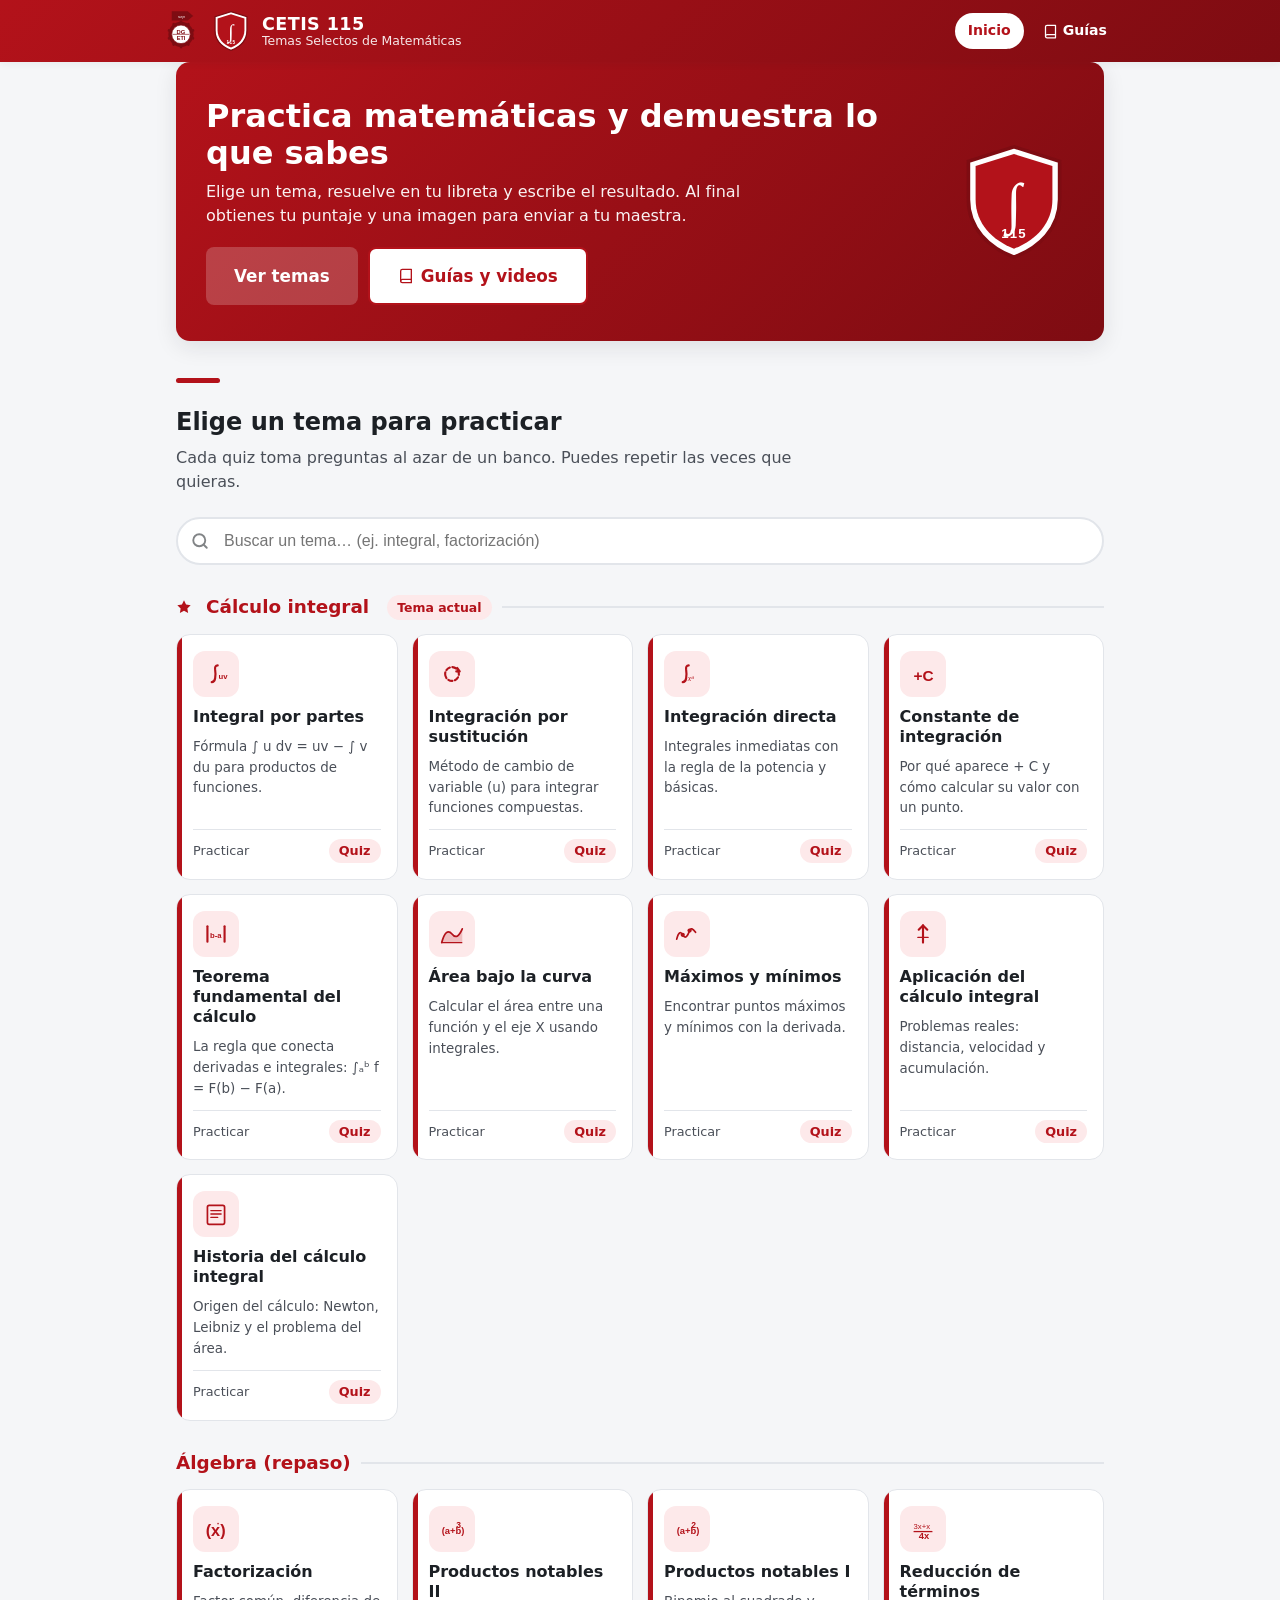
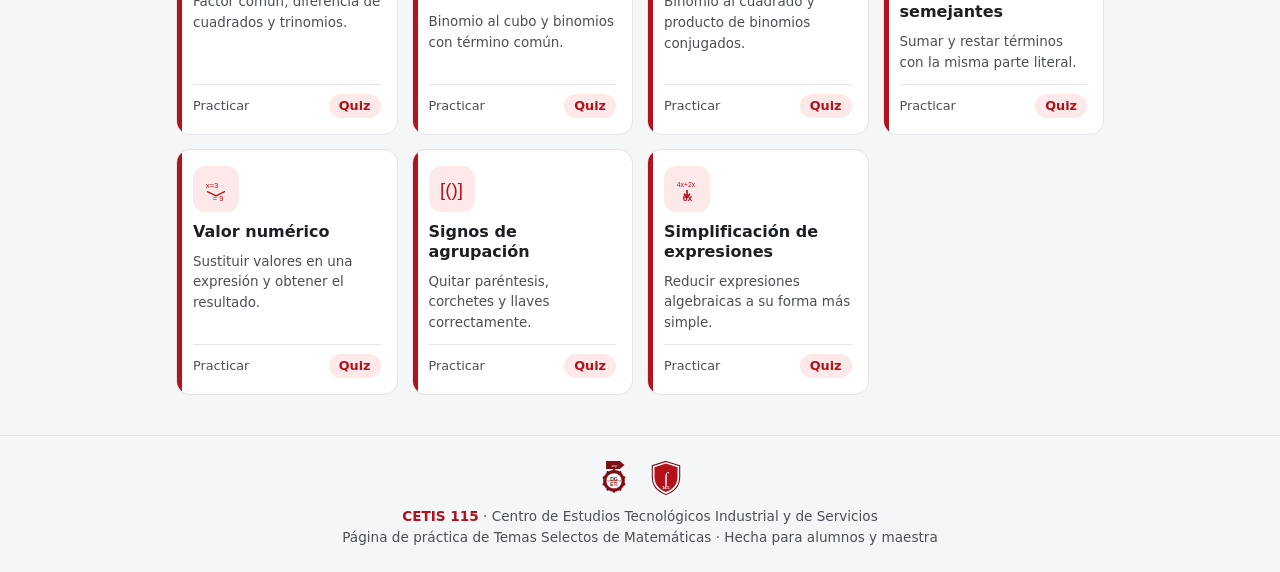
<file: index.html>
<!DOCTYPE html>
<html lang="es">
<head>
  <meta charset="UTF-8">
  <meta name="viewport" content="width=device-width, initial-scale=1.0">
  <title>Quiz de Matemáticas · CETIS 115</title>
  <meta name="description" content="Práctica y evaluación de Temas Selectos de Matemáticas del CETIS 115.">
  <link rel="icon" href="assets/img/logo-cetis.svg">
  <link rel="stylesheet" href="assets/css/variables.css">
  <link rel="stylesheet" href="assets/css/base.css">
  <link rel="stylesheet" href="assets/css/components.css">
  <link rel="stylesheet" href="assets/css/paginas.css">
</head>
<body>

  <!-- ENCABEZADO -->
  <header class="encabezado">
    <div class="contenedor barra">
      <div class="logos-header">
        <img class="logo" src="assets/img/logo-dgeti.svg" alt="Logo DGETI-SEP">
        <img class="logo" src="assets/img/logo-cetis.svg" alt="Logo CETIS 115">
      </div>
      <div class="titulos">
        <div class="nombre-escuela">CETIS 115</div>
        <div class="subtitulo">Temas Selectos de Matemáticas</div>
      </div>
      <nav>
        <a href="index.html" class="activo">Inicio</a>
        <a href="pages/guias.html">
          <svg width="15" height="15" viewBox="0 0 24 24" fill="none" stroke="currentColor" stroke-width="2" stroke-linecap="round" stroke-linejoin="round" aria-hidden="true"><path d="M4 19.5A2.5 2.5 0 0 1 6.5 17H20"/><path d="M6.5 2H20v20H6.5A2.5 2.5 0 0 1 4 19.5v-15A2.5 2.5 0 0 1 6.5 2z"/></svg>
          Guías
        </a>
      </nav>
    </div>
  </header>

  <main class="contenedor">

    <!-- HERO -->
    <section class="hero">
      <div class="hero-texto">
        <h1>Practica matemáticas y demuestra lo que sabes</h1>
        <p>Elige un tema, resuelve en tu libreta y escribe el resultado. Al final
           obtienes tu puntaje y una imagen para enviar a tu maestra.</p>
        <div class="hero-acciones">
          <a href="#temas" class="btn btn-claro btn-grande">Ver temas</a>
          <a href="pages/guias.html" class="btn btn-secundario btn-grande">
            <svg width="16" height="16" viewBox="0 0 24 24" fill="none" stroke="currentColor" stroke-width="2" stroke-linecap="round" stroke-linejoin="round" aria-hidden="true"><path d="M4 19.5A2.5 2.5 0 0 1 6.5 17H20"/><path d="M6.5 2H20v20H6.5A2.5 2.5 0 0 1 4 19.5v-15A2.5 2.5 0 0 1 6.5 2z"/></svg>
            Guías y videos
          </a>
        </div>
      </div>
      <img class="hero-logo" src="assets/img/logo-cetis.svg" alt="">
    </section>

    <!-- TEMAS -->
    <section id="temas">
      <div class="titulo-seccion"><span class="marca-roja"></span><br>Elige un tema para practicar</div>
      <p class="subtexto-seccion">Cada quiz toma preguntas al azar de un banco. Puedes repetir las veces que quieras.</p>

      <div class="buscador-caja">
        <span class="lupa">
          <svg width="18" height="18" viewBox="0 0 24 24" fill="none" stroke="currentColor" stroke-width="2.5" stroke-linecap="round" aria-hidden="true"><circle cx="11" cy="11" r="8"/><line x1="21" y1="21" x2="16.65" y2="16.65"/></svg>
        </span>
        <input type="text" id="buscador" placeholder="Buscar un tema… (ej. integral, factorización)">
      </div>

      <div id="lista-temas"><!-- se llena con home.js --></div>
    </section>

  </main>

  <footer class="pie">
    <div class="pie-logos">
      <img src="assets/img/logo-dgeti.svg" alt="DGETI" height="36">
      <img src="assets/img/logo-cetis.svg" alt="CETIS 115" height="36">
    </div>
    <p><strong>CETIS 115</strong> · Centro de Estudios Tecnológicos Industrial y de Servicios</p>
    <p>Página de práctica de Temas Selectos de Matemáticas · Hecha para alumnos y maestra</p>
  </footer>

  <!-- SCRIPTS -->
  <script src="assets/js/core/icons.js"></script>
  <script src="assets/js/core/utils.js"></script>
  <script src="assets/js/core/seguridad.js"></script>
  <script src="assets/js/core/topics.js"></script>
  <script src="assets/js/paginas/home.js"></script>
</body>
</html>
</file>
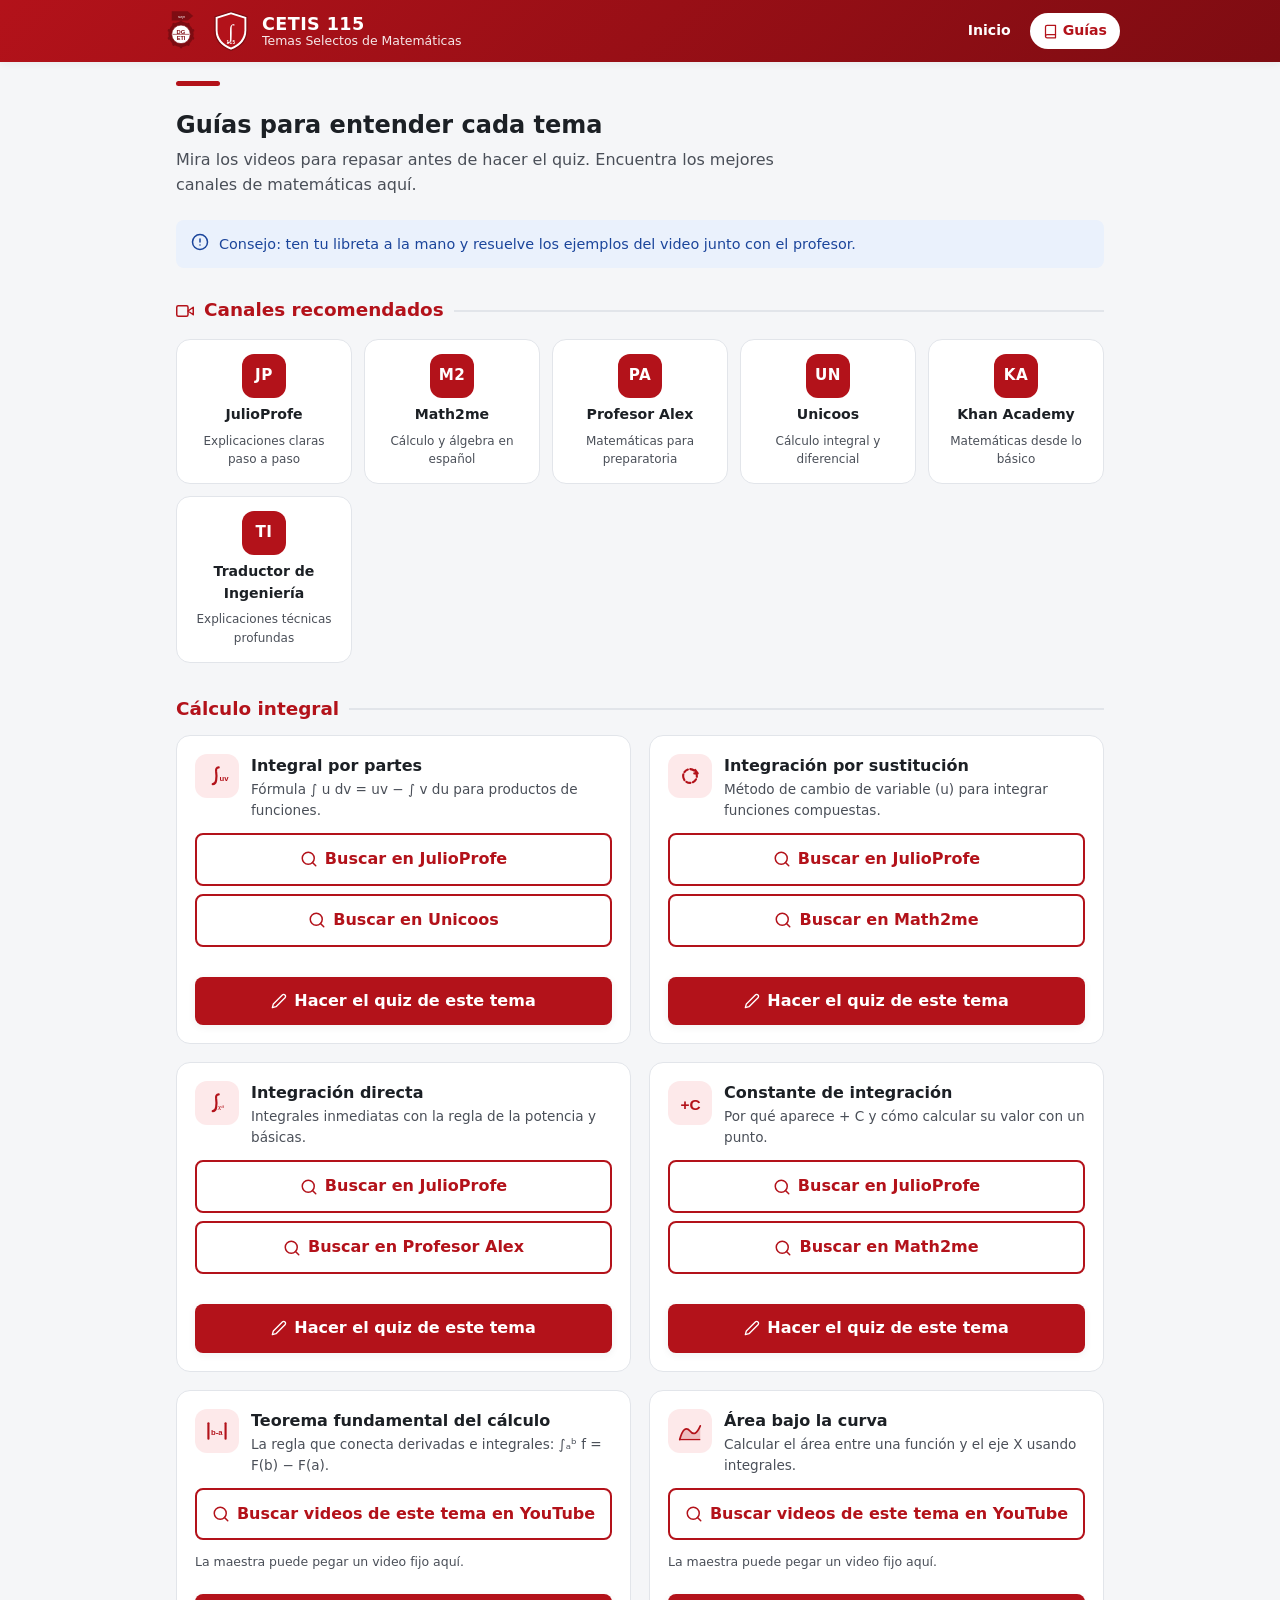
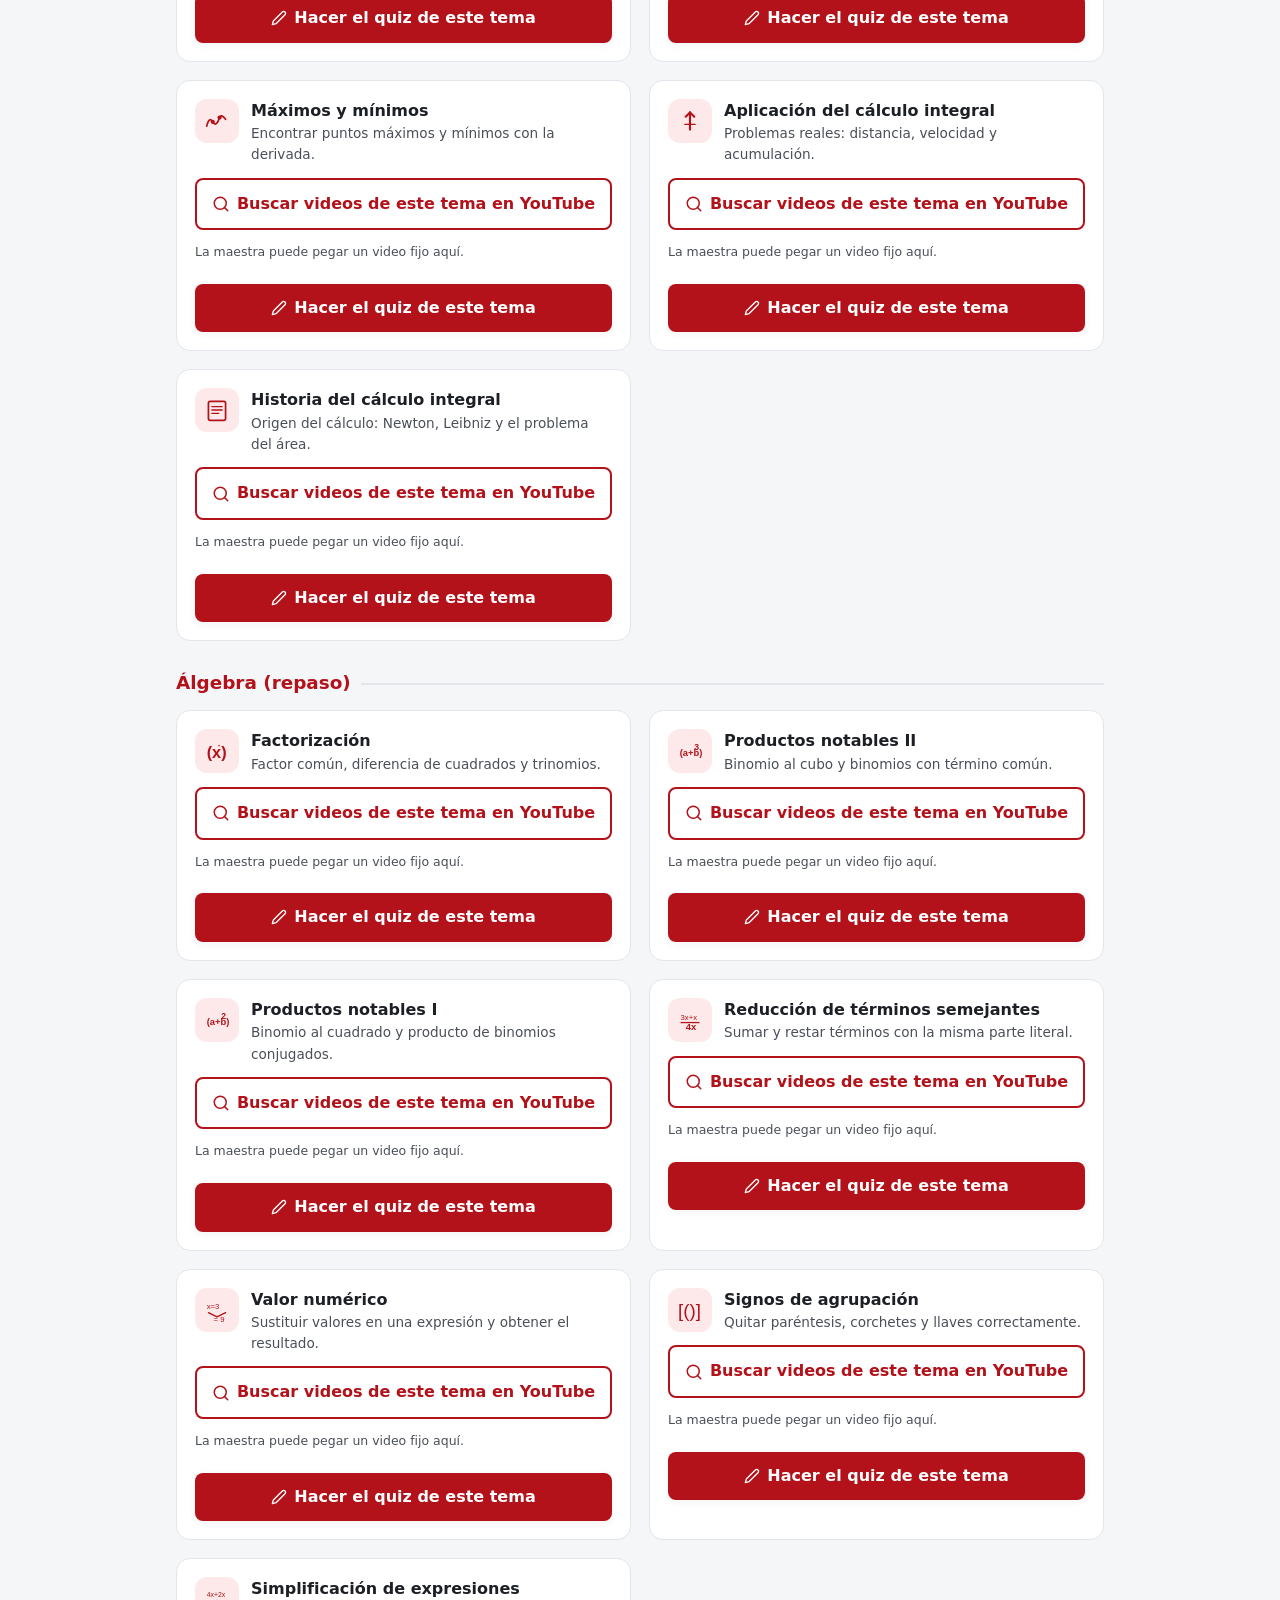
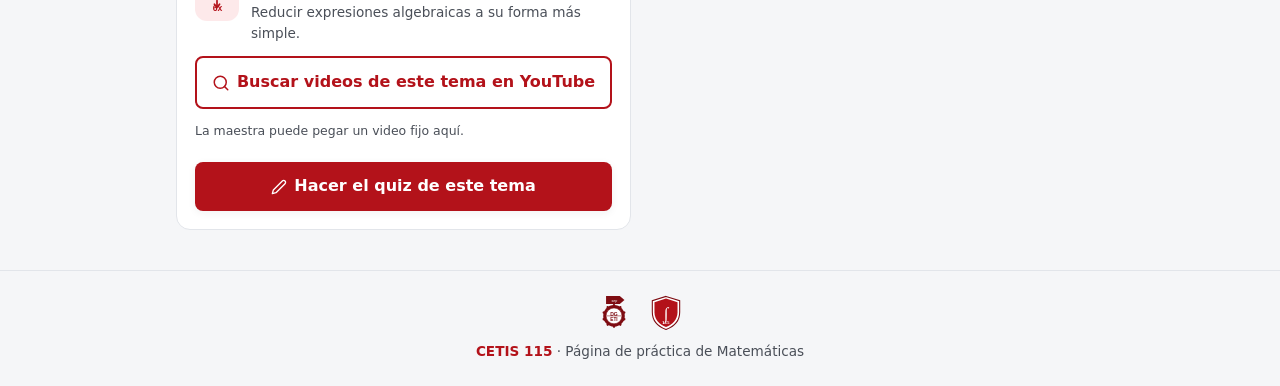
<file: pages/guias.html>
<!DOCTYPE html>
<html lang="es">
<head>
  <meta charset="UTF-8">
  <meta name="viewport" content="width=device-width, initial-scale=1.0">
  <title>Guías y videos · CETIS 115</title>
  <link rel="icon" href="../assets/img/logo-cetis.svg">
  <link rel="stylesheet" href="../assets/css/variables.css">
  <link rel="stylesheet" href="../assets/css/base.css">
  <link rel="stylesheet" href="../assets/css/components.css">
  <link rel="stylesheet" href="../assets/css/paginas.css">
</head>
<body>

  <header class="encabezado">
    <div class="contenedor barra">
      <div class="logos-header">
        <img class="logo" src="../assets/img/logo-dgeti.svg" alt="Logo DGETI-SEP">
        <img class="logo" src="../assets/img/logo-cetis.svg" alt="Logo CETIS 115">
      </div>
      <div class="titulos">
        <div class="nombre-escuela">CETIS 115</div>
        <div class="subtitulo">Temas Selectos de Matemáticas</div>
      </div>
      <nav>
        <a href="../index.html">Inicio</a>
        <a href="guias.html" class="activo">
          <svg width="15" height="15" viewBox="0 0 24 24" fill="none" stroke="currentColor" stroke-width="2" stroke-linecap="round" stroke-linejoin="round" aria-hidden="true"><path d="M4 19.5A2.5 2.5 0 0 1 6.5 17H20"/><path d="M6.5 2H20v20H6.5A2.5 2.5 0 0 1 4 19.5v-15A2.5 2.5 0 0 1 6.5 2z"/></svg>
          Guías
        </a>
      </nav>
    </div>
  </header>

  <main class="contenedor">
    <div class="titulo-seccion"><span class="marca-roja"></span><br>Guías para entender cada tema</div>
    <p class="subtexto-seccion">Mira los videos para repasar antes de hacer el quiz. Encuentra los mejores canales de matemáticas aquí.</p>

    <div class="aviso aviso-info mt-1" style="margin-bottom:20px">
      <span class="icono-aviso">
        <svg width="18" height="18" viewBox="0 0 24 24" fill="none" stroke="currentColor" stroke-width="2" stroke-linecap="round" stroke-linejoin="round" aria-hidden="true"><circle cx="12" cy="12" r="10"/><line x1="12" y1="8" x2="12" y2="12"/><line x1="12" y1="16" x2="12.01" y2="16"/></svg>
      </span>
      <span>Consejo: ten tu libreta a la mano y resuelve los ejemplos del video junto con el profesor.</span>
    </div>

    <!-- CANALES RECOMENDADOS -->
    <section class="canales-section">
      <div class="titulo-unidad">
        <svg width="18" height="18" viewBox="0 0 24 24" fill="none" stroke="var(--rojo-cetis)" stroke-width="2" stroke-linecap="round" stroke-linejoin="round" aria-hidden="true"><polygon points="23 7 16 12 23 17 23 7"/><rect x="1" y="5" width="15" height="14" rx="2"/></svg>
        Canales recomendados
        <span class="linea"></span>
      </div>
      <div class="grid-canales">
        <a class="canal-card" href="https://www.youtube.com/@julioprofe" target="_blank" rel="noopener">
          <div class="canal-ico">JP</div>
          <div class="canal-nombre">JulioProfe</div>
          <div class="canal-desc">Explicaciones claras paso a paso</div>
        </a>
        <a class="canal-card" href="https://www.youtube.com/@math2me" target="_blank" rel="noopener">
          <div class="canal-ico">M2</div>
          <div class="canal-nombre">Math2me</div>
          <div class="canal-desc">Cálculo y álgebra en español</div>
        </a>
        <a class="canal-card" href="https://www.youtube.com/@MatematicasprofeAlex" target="_blank" rel="noopener">
          <div class="canal-ico">PA</div>
          <div class="canal-nombre">Profesor Alex</div>
          <div class="canal-desc">Matemáticas para preparatoria</div>
        </a>
        <a class="canal-card" href="https://www.youtube.com/@unicoos" target="_blank" rel="noopener">
          <div class="canal-ico">UN</div>
          <div class="canal-nombre">Unicoos</div>
          <div class="canal-desc">Cálculo integral y diferencial</div>
        </a>
        <a class="canal-card" href="https://www.youtube.com/@KhanAcademyEspanol" target="_blank" rel="noopener">
          <div class="canal-ico">KA</div>
          <div class="canal-nombre">Khan Academy</div>
          <div class="canal-desc">Matemáticas desde lo básico</div>
        </a>
        <a class="canal-card" href="https://www.youtube.com/@ElTraductordeIngenieria" target="_blank" rel="noopener">
          <div class="canal-ico">TI</div>
          <div class="canal-nombre">Traductor de Ingeniería</div>
          <div class="canal-desc">Explicaciones técnicas profundas</div>
        </a>
      </div>
    </section>

    <div id="lista-guias"><!-- se llena con guias.js --></div>
  </main>

  <footer class="pie">
    <div class="pie-logos">
      <img src="../assets/img/logo-dgeti.svg" alt="DGETI" height="36">
      <img src="../assets/img/logo-cetis.svg" alt="CETIS 115" height="36">
    </div>
    <p><strong>CETIS 115</strong> · Página de práctica de Matemáticas</p>
  </footer>

  <script src="../assets/js/core/icons.js"></script>
  <script src="../assets/js/core/utils.js"></script>
  <script src="../assets/js/core/seguridad.js"></script>
  <script src="../assets/js/core/topics.js"></script>
  <script src="../assets/js/paginas/guias.js"></script>
</body>
</html>
</file>
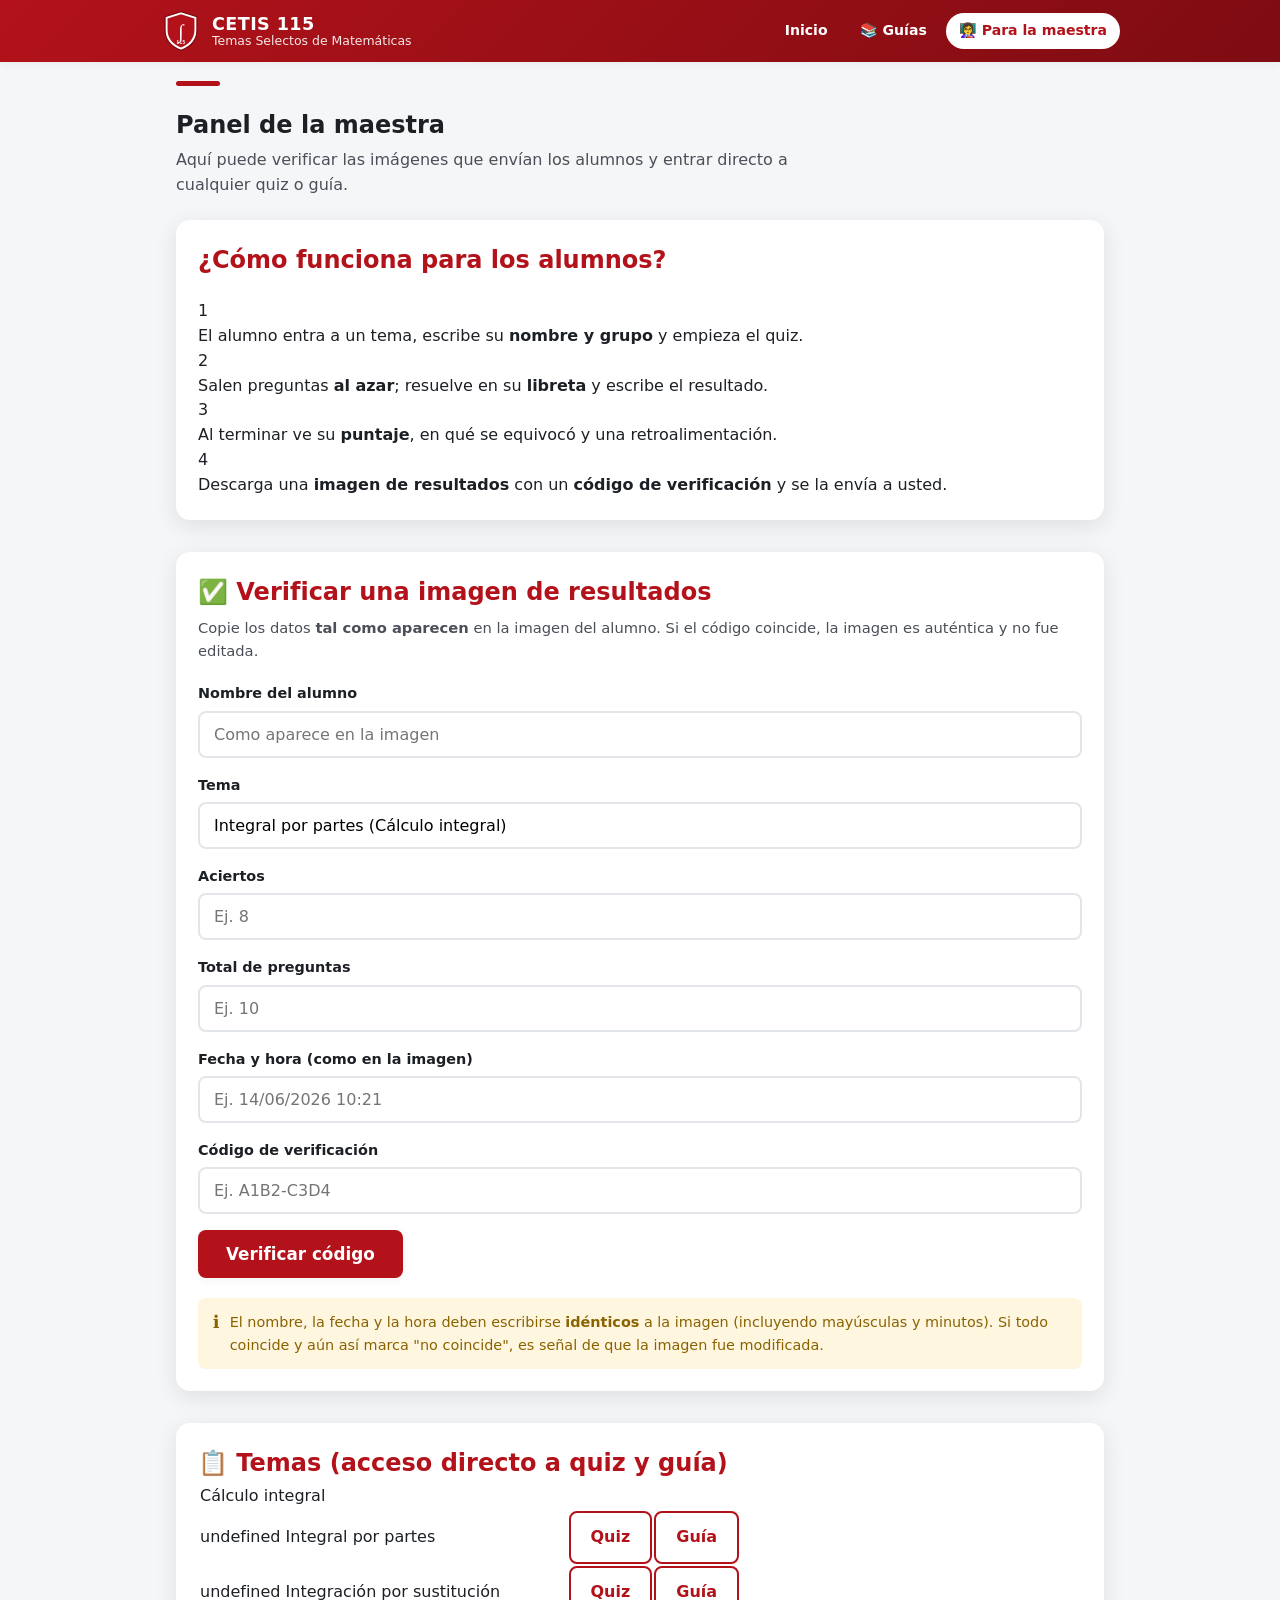
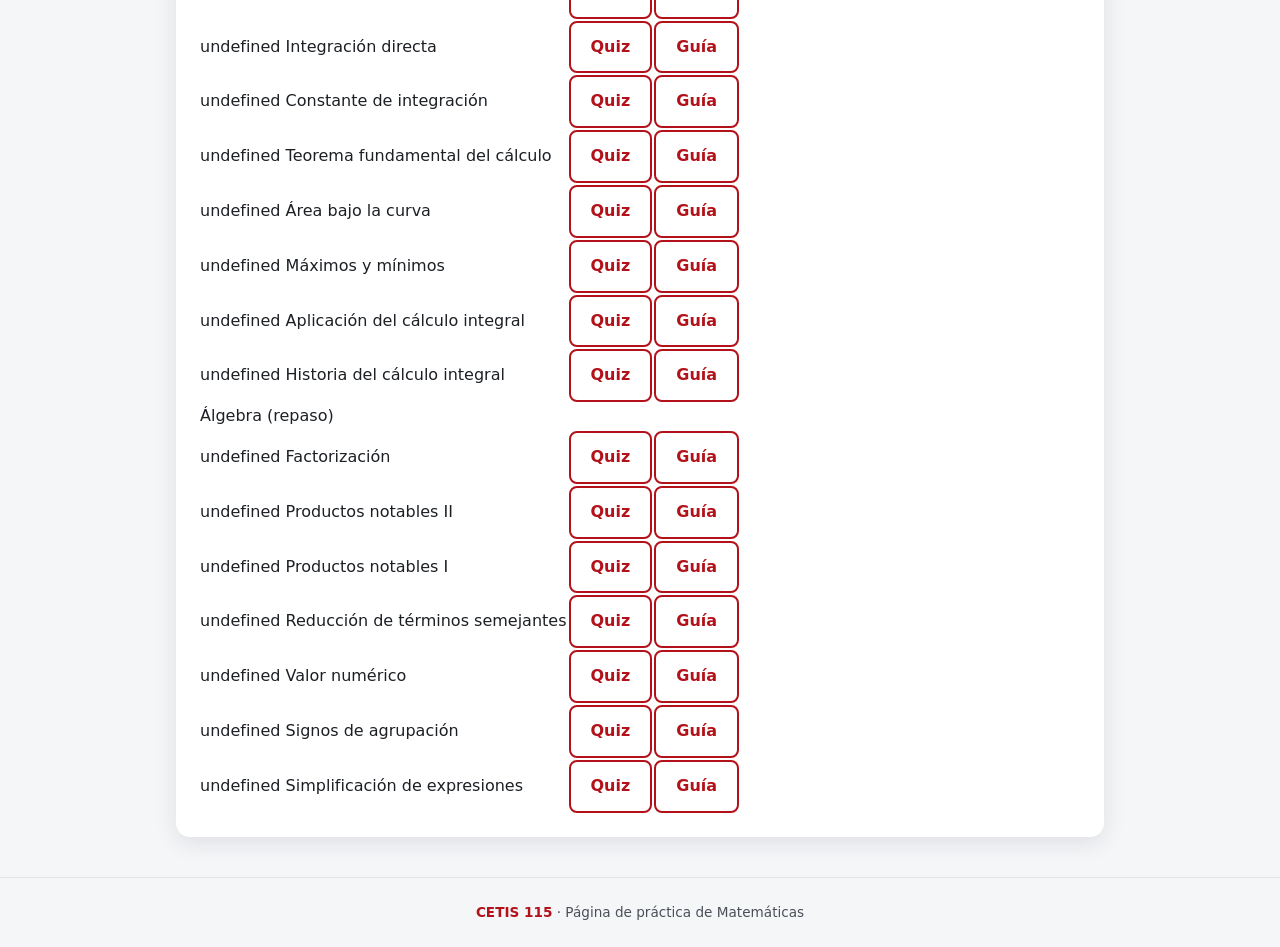
<file: pages/maestra.html>
<!DOCTYPE html>
<html lang="es">
<head>
  <meta charset="UTF-8">
  <meta name="viewport" content="width=device-width, initial-scale=1.0">
  <title>Panel de la maestra · CETIS 115</title>
  <link rel="icon" href="../assets/img/logo-cetis.svg">
  <link rel="stylesheet" href="../assets/css/variables.css">
  <link rel="stylesheet" href="../assets/css/base.css">
  <link rel="stylesheet" href="../assets/css/components.css">
  <link rel="stylesheet" href="../assets/css/paginas.css">
</head>
<body>

  <header class="encabezado">
    <div class="contenedor barra">
      <img class="logo" src="../assets/img/logo-cetis.svg" alt="Logo CETIS 115">
      <div class="titulos">
        <div class="nombre-escuela">CETIS 115</div>
        <div class="subtitulo">Temas Selectos de Matemáticas</div>
      </div>
      <nav>
        <a href="../index.html">Inicio</a>
        <a href="guias.html">📚 Guías</a>
        <a href="maestra.html" class="activo">👩‍🏫 Para la maestra</a>
      </nav>
    </div>
  </header>

  <main class="contenedor">
    <div class="titulo-seccion"><span class="marca-roja"></span><br>Panel de la maestra</div>
    <p class="subtexto-seccion">Aquí puede verificar las imágenes que envían los alumnos y entrar
       directo a cualquier quiz o guía.</p>

    <!-- CÓMO FUNCIONA -->
    <section class="tarjeta">
      <h2 style="color:var(--rojo-cetis)">¿Cómo funciona para los alumnos?</h2>
      <div class="mt-2">
        <div class="paso"><div class="num">1</div><div class="txt">El alumno entra a un tema, escribe su <strong>nombre y grupo</strong> y empieza el quiz.</div></div>
        <div class="paso"><div class="num">2</div><div class="txt">Salen preguntas <strong>al azar</strong>; resuelve en su <strong>libreta</strong> y escribe el resultado.</div></div>
        <div class="paso"><div class="num">3</div><div class="txt">Al terminar ve su <strong>puntaje</strong>, en qué se equivocó y una retroalimentación.</div></div>
        <div class="paso"><div class="num">4</div><div class="txt">Descarga una <strong>imagen de resultados</strong> con un <strong>código de verificación</strong> y se la envía a usted.</div></div>
      </div>
    </section>

    <!-- VERIFICADOR -->
    <section class="tarjeta mt-3">
      <h2 style="color:var(--rojo-cetis)">✅ Verificar una imagen de resultados</h2>
      <p style="color:var(--gris-texto); font-size:.92rem; margin-top:6px">
        Copie los datos <strong>tal como aparecen</strong> en la imagen del alumno. Si el código coincide,
        la imagen es auténtica y no fue editada.
      </p>

      <form id="form-verificar" class="mt-2">
        <div class="grid-2">
          <div class="campo">
            <label for="v-nombre">Nombre del alumno</label>
            <input type="text" id="v-nombre" placeholder="Como aparece en la imagen" required>
          </div>
          <div class="campo">
            <label for="v-tema">Tema</label>
            <select id="v-tema" required></select>
          </div>
        </div>
        <div class="grid-2">
          <div class="campo">
            <label for="v-aciertos">Aciertos</label>
            <input type="text" id="v-aciertos" inputmode="numeric" placeholder="Ej. 8" required>
          </div>
          <div class="campo">
            <label for="v-total">Total de preguntas</label>
            <input type="text" id="v-total" inputmode="numeric" placeholder="Ej. 10" required>
          </div>
        </div>
        <div class="grid-2">
          <div class="campo">
            <label for="v-fecha">Fecha y hora (como en la imagen)</label>
            <input type="text" id="v-fecha" placeholder="Ej. 14/06/2026 10:21" required>
          </div>
          <div class="campo">
            <label for="v-codigo">Código de verificación</label>
            <input type="text" id="v-codigo" placeholder="Ej. A1B2-C3D4" required>
          </div>
        </div>
        <button type="submit" class="btn btn-principal btn-grande">Verificar código</button>
      </form>

      <div id="v-resultado" class="aviso oculto mt-2"></div>

      <div class="aviso aviso-amarillo mt-2">
        <span class="icono">ℹ️</span>
        <span>El nombre, la fecha y la hora deben escribirse <strong>idénticos</strong> a la imagen
        (incluyendo mayúsculas y minutos). Si todo coincide y aún así marca "no coincide",
        es señal de que la imagen fue modificada.</span>
      </div>
    </section>

    <!-- ACCESOS DIRECTOS -->
    <section class="tarjeta mt-3">
      <h2 style="color:var(--rojo-cetis)">📋 Temas (acceso directo a quiz y guía)</h2>
      <table class="tabla-temas">
        <tbody id="tabla-temas"></tbody>
      </table>
    </section>

  </main>

  <footer class="pie">
    <p><strong>CETIS 115</strong> · Página de práctica de Matemáticas</p>
  </footer>

  <script src="../assets/js/core/utils.js"></script>
  <script src="../assets/js/core/seguridad.js"></script>
  <script src="../assets/js/core/topics.js"></script>
  <script src="../assets/js/paginas/maestra.js"></script>
</body>
</html>
</file>
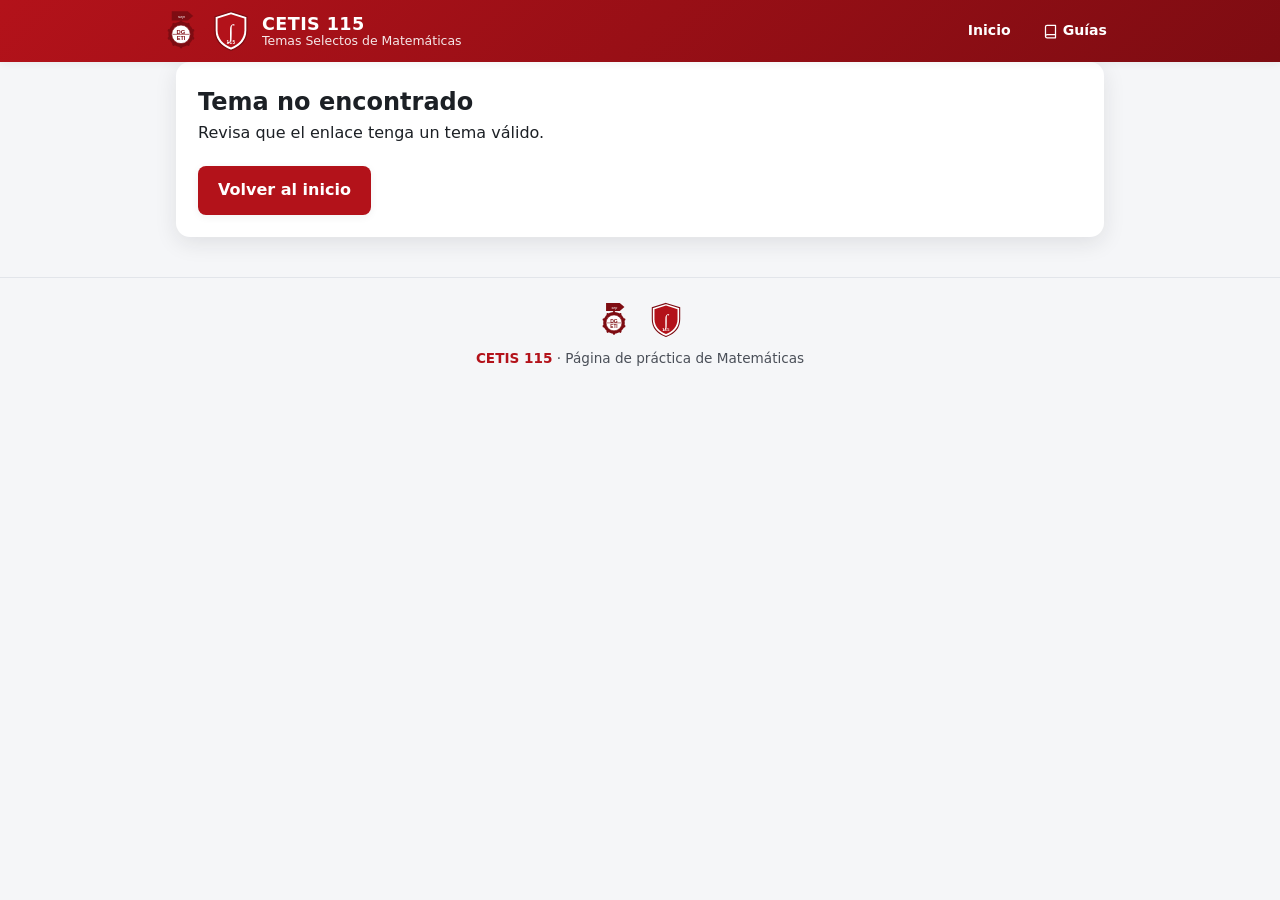
<file: pages/quiz.html>
<!DOCTYPE html>
<html lang="es">
<head>
  <meta charset="UTF-8">
  <meta name="viewport" content="width=device-width, initial-scale=1.0">
  <title>Quiz · CETIS 115</title>
  <link rel="icon" href="../assets/img/logo-cetis.svg">
  <link rel="stylesheet" href="../assets/css/variables.css">
  <link rel="stylesheet" href="../assets/css/base.css">
  <link rel="stylesheet" href="../assets/css/components.css">
  <link rel="stylesheet" href="../assets/css/quiz.css">
  <link rel="stylesheet" href="../assets/css/paginas.css">
</head>
<body>

  <header class="encabezado">
    <div class="contenedor barra">
      <div class="logos-header">
        <img class="logo" src="../assets/img/logo-dgeti.svg" alt="Logo DGETI-SEP">
        <img class="logo" src="../assets/img/logo-cetis.svg" alt="Logo CETIS 115">
      </div>
      <div class="titulos">
        <div class="nombre-escuela">CETIS 115</div>
        <div class="subtitulo">Temas Selectos de Matemáticas</div>
      </div>
      <nav>
        <a href="../index.html">Inicio</a>
        <a href="guias.html">
          <svg width="15" height="15" viewBox="0 0 24 24" fill="none" stroke="currentColor" stroke-width="2" stroke-linecap="round" stroke-linejoin="round" aria-hidden="true"><path d="M4 19.5A2.5 2.5 0 0 1 6.5 17H20"/><path d="M6.5 2H20v20H6.5A2.5 2.5 0 0 1 4 19.5v-15A2.5 2.5 0 0 1 6.5 2z"/></svg>
          Guías
        </a>
      </nav>
    </div>
  </header>

  <main class="contenedor">
    <div id="contenido"><!-- el motor del quiz dibuja todo aquí --></div>
  </main>

  <footer class="pie">
    <div class="pie-logos">
      <img src="../assets/img/logo-dgeti.svg" alt="DGETI" height="36">
      <img src="../assets/img/logo-cetis.svg" alt="CETIS 115" height="36">
    </div>
    <p><strong>CETIS 115</strong> · Página de práctica de Matemáticas</p>
  </footer>

  <!-- NÚCLEO -->
  <script src="../assets/js/core/icons.js"></script>
  <script src="../assets/js/core/utils.js"></script>
  <script src="../assets/js/core/seguridad.js"></script>
  <script src="../assets/js/core/topics.js"></script>
  <script src="../assets/js/core/result-image.js"></script>
  <script src="../assets/js/core/quiz-engine.js"></script>

  <!-- BANCOS DE PREGUNTAS (uno por tema) -->
  <script src="../assets/js/data/historia-calculo-integral.js"></script>
  <script src="../assets/js/data/area-bajo-la-curva.js"></script>
  <script src="../assets/js/data/maximos-y-minimos.js"></script>
  <script src="../assets/js/data/teorema-fundamental-calculo.js"></script>
  <script src="../assets/js/data/constante-de-integracion.js"></script>
  <script src="../assets/js/data/integracion-directa.js"></script>
  <script src="../assets/js/data/integracion-por-sustitucion.js"></script>
  <script src="../assets/js/data/integral-por-partes.js"></script>
  <script src="../assets/js/data/aplicacion-calculo-integral-tfc.js"></script>
  <script src="../assets/js/data/simplificacion-expresiones-algebraicas.js"></script>
  <script src="../assets/js/data/signos-de-agrupacion.js"></script>
  <script src="../assets/js/data/valor-numerico.js"></script>
  <script src="../assets/js/data/reduccion-terminos-semejantes.js"></script>
  <script src="../assets/js/data/productos-notables-1.js"></script>
  <script src="../assets/js/data/productos-notables-2.js"></script>
  <script src="../assets/js/data/factorizacion.js"></script>

  <!-- ARRANQUE -->
  <script>Quiz.iniciar();</script>
</body>
</html>
</file>
<file: assets/css/variables.css>
/* ===================================================================
   VARIABLES DE DISEÑO — Tema CETIS 115 (rojo y blanco)
   Aquí se cambian TODOS los colores y medidas del sitio.
   Si quieres cambiar el rojo, solo cambia --rojo-cetis.
   =================================================================== */

:root {
  /* ---- Colores institucionales CETIS 115 ---- */
  --rojo-cetis: #B3121A;      /* rojo principal */
  --rojo-oscuro: #7E0C12;     /* rojo para sombras / hover */
  --rojo-claro: #E23A42;      /* rojo para acentos */
  --rojo-suave: #FDE9EA;      /* fondo rosado muy claro */

  --blanco: #FFFFFF;
  --gris-fondo: #F5F6F8;      /* fondo general de la página */
  --gris-borde: #E2E5EA;
  --gris-texto: #4A4F58;
  --negro-texto: #1C2025;

  /* ---- Colores de estado ---- */
  --verde-ok: #1E9E5A;        /* respuesta correcta */
  --verde-suave: #E7F6EE;
  --rojo-error: #D23B3B;      /* respuesta incorrecta */
  --rojo-error-suave: #FBE9E9;
  --amarillo-aviso: #E0A100;
  --azul-info: #2563C9;

  /* ---- Tipografía ---- */
  --fuente: "Segoe UI", "Roboto", system-ui, -apple-system, sans-serif;
  --fuente-titulo: "Segoe UI", "Roboto", system-ui, sans-serif;

  /* ---- Medidas ---- */
  --radio: 14px;          /* esquinas redondeadas */
  --radio-chico: 8px;
  --sombra: 0 6px 22px rgba(28, 32, 37, 0.10);
  --sombra-suave: 0 2px 8px rgba(28, 32, 37, 0.06);
  --max-ancho: 960px;
  --transicion: 0.18s ease;
}
</file>
<file: assets/css/base.css>
/* ===================================================================
   ESTILOS BASE — reset y estructura general
   =================================================================== */

* { margin: 0; padding: 0; box-sizing: border-box; }

html { scroll-behavior: smooth; }

body {
  font-family: var(--fuente);
  color: var(--negro-texto);
  background: var(--gris-fondo);
  line-height: 1.55;
  min-height: 100vh;
  -webkit-font-smoothing: antialiased;
}

img { max-width: 100%; display: block; }
a { color: var(--rojo-cetis); text-decoration: none; }
a:hover { text-decoration: underline; }

/* ---- Contenedor central ---- */
.contenedor {
  width: 100%;
  max-width: var(--max-ancho);
  margin: 0 auto;
  padding: 0 16px;
}

/* ====================== ENCABEZADO ====================== */
.encabezado {
  background: linear-gradient(135deg, var(--rojo-cetis), var(--rojo-oscuro));
  color: var(--blanco);
  box-shadow: var(--sombra-suave);
  position: sticky;
  top: 0;
  z-index: 50;
}
.encabezado .barra {
  display: flex;
  align-items: center;
  gap: 10px;
  padding: 10px 0;
  flex-wrap: wrap;
}
.logos-header {
  display: flex;
  align-items: center;
  gap: 8px;
  flex-shrink: 0;
}
.encabezado .logo { width: 42px; height: 42px; flex-shrink: 0; }
.encabezado .titulos { line-height: 1.15; flex: 1; min-width: 0; }
.encabezado .titulos .nombre-escuela {
  font-size: 1.1rem;
  font-weight: 800;
  letter-spacing: 0.4px;
  white-space: nowrap;
}
.encabezado .titulos .subtitulo {
  font-size: 0.78rem;
  opacity: 0.9;
  white-space: nowrap;
  overflow: hidden;
  text-overflow: ellipsis;
}
.encabezado nav {
  margin-left: auto;
  display: flex;
  gap: 6px;
  flex-wrap: wrap;
  align-items: center;
}
.encabezado nav a {
  color: var(--blanco);
  padding: 7px 13px;
  border-radius: 999px;
  font-size: 0.88rem;
  font-weight: 600;
  transition: background var(--transicion);
  display: flex;
  align-items: center;
  gap: 5px;
}
.encabezado nav a:hover { background: rgba(255,255,255,0.18); text-decoration: none; }
.encabezado nav a.activo { background: var(--blanco); color: var(--rojo-cetis); }
.encabezado nav a svg { flex-shrink: 0; }

/* ====================== PIE DE PÁGINA ====================== */
.pie {
  text-align: center;
  padding: 24px 16px;
  color: var(--gris-texto);
  font-size: 0.85rem;
  margin-top: 40px;
  border-top: 1px solid var(--gris-borde);
}
.pie strong { color: var(--rojo-cetis); }
.pie-logos {
  display: flex;
  align-items: center;
  justify-content: center;
  gap: 16px;
  margin-bottom: 10px;
}

/* ====================== TÍTULOS DE SECCIÓN ====================== */
.titulo-seccion {
  font-size: 1.5rem;
  font-weight: 800;
  color: var(--negro-texto);
  margin: 8px 0 4px;
}
.titulo-seccion .marca-roja {
  display: inline-block;
  width: 44px; height: 5px;
  background: var(--rojo-cetis);
  border-radius: 3px;
  margin-bottom: 10px;
}
.subtexto-seccion {
  color: var(--gris-texto);
  margin-bottom: 22px;
  max-width: 640px;
}

main { padding-top: 24px; padding-bottom: 20px; }

/* ---- Utilidades ---- */
.oculto { display: none !important; }
.centrado { text-align: center; }
.mt-1 { margin-top: 10px; }
.mt-2 { margin-top: 20px; }
.mt-3 { margin-top: 32px; }

/* Icono aviso inline */
.icono-aviso { display: inline-flex; align-items: center; flex-shrink: 0; }

/* ====================== RESPONSIVO ====================== */
@media (max-width: 640px) {
  .encabezado .barra {
    padding: 8px 0;
    gap: 8px;
  }
  .encabezado .logo { width: 36px; height: 36px; }
  .encabezado .titulos .nombre-escuela { font-size: 0.98rem; }
  .encabezado .titulos .subtitulo { display: none; }
  .encabezado nav { margin-left: auto; }
  .titulo-seccion { font-size: 1.3rem; }
}

@media (max-width: 400px) {
  .encabezado .logo { width: 30px; height: 30px; }
  .encabezado .titulos .nombre-escuela { font-size: 0.9rem; }
  .encabezado nav a { padding: 6px 10px; font-size: 0.82rem; }
}
</file>
<file: assets/css/components.css>
/* ===================================================================
   COMPONENTES REUTILIZABLES — botones, tarjetas, buscador, etc.
   =================================================================== */

/* ====================== BOTONES ====================== */
.btn {
  display: inline-flex;
  align-items: center;
  justify-content: center;
  gap: 7px;
  font-family: inherit;
  font-size: 1rem;
  font-weight: 700;
  padding: 12px 20px;
  border: none;
  border-radius: var(--radio-chico);
  cursor: pointer;
  transition: transform var(--transicion), background var(--transicion), box-shadow var(--transicion);
  text-decoration: none;
  white-space: nowrap;
}
.btn:hover { text-decoration: none; transform: translateY(-1px); }
.btn:active { transform: translateY(0); }
.btn:disabled { opacity: 0.5; cursor: not-allowed; transform: none; }
.btn svg { flex-shrink: 0; }

.btn-principal  { background: var(--rojo-cetis); color: var(--blanco); box-shadow: var(--sombra-suave); }
.btn-principal:hover  { background: var(--rojo-oscuro); }

.btn-secundario { background: var(--blanco); color: var(--rojo-cetis); border: 2px solid var(--rojo-cetis); }
.btn-secundario:hover { background: var(--rojo-suave); }

.btn-claro      { background: rgba(255,255,255,0.2); color: var(--blanco); }
.btn-claro:hover { background: rgba(255,255,255,0.32); }

.btn-grande { padding: 14px 28px; font-size: 1.05rem; }
.btn-bloque { width: 100%; }

/* ====================== TARJETAS ====================== */
.tarjeta {
  background: var(--blanco);
  border-radius: var(--radio);
  box-shadow: var(--sombra);
  padding: 22px;
}

/* ---- Cuadrícula de temas ---- */
.grid-temas {
  display: grid;
  grid-template-columns: repeat(auto-fill, minmax(220px, 1fr));
  gap: 14px;
}
.tarjeta-tema {
  background: var(--blanco);
  border: 1px solid var(--gris-borde);
  border-radius: var(--radio);
  padding: 16px;
  display: flex;
  flex-direction: column;
  gap: 10px;
  cursor: pointer;
  transition: transform var(--transicion), box-shadow var(--transicion), border-color var(--transicion);
  text-decoration: none;
  color: inherit;
  position: relative;
  overflow: hidden;
}
.tarjeta-tema::before {
  content: "";
  position: absolute;
  left: 0; top: 0; bottom: 0;
  width: 5px;
  background: var(--rojo-cetis);
}
.tarjeta-tema:hover {
  transform: translateY(-3px);
  box-shadow: var(--sombra);
  border-color: var(--rojo-claro);
  text-decoration: none;
}
.tarjeta-tema .icono-tema {
  width: 46px; height: 46px;
  display: flex; align-items: center; justify-content: center;
  background: var(--rojo-suave);
  border-radius: 12px;
  flex-shrink: 0;
}
.tarjeta-tema .nombre-tema { font-weight: 800; font-size: 1rem; line-height: 1.25; }
.tarjeta-tema .desc-tema   { font-size: 0.84rem; color: var(--gris-texto); flex-grow: 1; }
.tarjeta-tema .pie-tema {
  display: flex; align-items: center; justify-content: space-between;
  font-size: 0.8rem; color: var(--gris-texto);
  border-top: 1px solid var(--gris-borde);
  padding-top: 9px;
}
.tarjeta-tema .num-preguntas {
  background: var(--rojo-suave); color: var(--rojo-cetis);
  font-weight: 700; padding: 2px 10px; border-radius: 999px;
}

/* ---- Estrella unidad ---- */
.estrella-unidad { display: inline-flex; align-items: center; vertical-align: middle; margin-right: 4px; }

/* ---- Separador de unidad ---- */
.titulo-unidad {
  display: flex; align-items: center; gap: 10px;
  font-size: 1.15rem; font-weight: 800; color: var(--rojo-cetis);
  margin: 28px 0 12px;
}
.titulo-unidad .linea { flex-grow: 1; height: 2px; background: var(--gris-borde); }

/* ====================== BUSCADOR ====================== */
.buscador-caja { position: relative; margin: 4px 0 22px; }
.buscador-caja input {
  width: 100%;
  font-size: 1rem;
  padding: 13px 16px 13px 46px;
  border: 2px solid var(--gris-borde);
  border-radius: 999px;
  background: var(--blanco);
  -webkit-appearance: none;
}
.buscador-caja input:focus { outline: none; border-color: var(--rojo-cetis); }
.buscador-caja .lupa {
  position: absolute;
  left: 15px; top: 50%;
  transform: translateY(-50%);
  opacity: .55;
  display: flex; align-items: center;
  pointer-events: none;
}

/* ====================== FORMULARIOS ====================== */
.campo { margin-bottom: 16px; }
.campo label { display: block; font-weight: 700; font-size: 0.9rem; margin-bottom: 6px; }
.campo input[type="text"],
.campo select {
  width: 100%;
  font-family: inherit;
  font-size: 1rem;
  padding: 12px 14px;
  border: 2px solid var(--gris-borde);
  border-radius: var(--radio-chico);
  background: var(--blanco);
  transition: border-color var(--transicion);
  -webkit-appearance: none;
}
.campo input[type="text"]:focus,
.campo select:focus { outline: none; border-color: var(--rojo-cetis); }

/* ====================== INSIGNIAS / AVISOS ====================== */
.insignia {
  display: inline-flex; align-items: center; gap: 5px;
  font-size: 0.78rem; font-weight: 700;
  padding: 3px 10px; border-radius: 999px;
}
.insignia-roja  { background: var(--rojo-suave); color: var(--rojo-cetis); }
.insignia-verde { background: var(--verde-suave); color: var(--verde-ok); }
.insignia-gris  { background: var(--gris-borde);  color: var(--gris-texto); }

.aviso {
  border-radius: var(--radio-chico);
  padding: 13px 15px;
  font-size: 0.9rem;
  display: flex; gap: 10px; align-items: flex-start;
}
.aviso-info    { background: #EAF1FC; color: #1B459B; }
.aviso-amarillo { background: #FFF6E0; color: #8A6300; }
.aviso .icono  { font-size: 1.1rem; line-height: 1.3; }

/* ====================== PUNTOS DE DIFICULTAD ====================== */
.dif-punto {
  display: inline-block;
  width: 10px; height: 10px;
  border-radius: 50%;
  margin-right: 5px;
  vertical-align: middle;
}
.dif-verde   { background: var(--verde-ok); }
.dif-amarillo { background: var(--amarillo-aviso); }
.dif-rojo    { background: var(--rojo-error); }

/* ====================== CANALES (guias.html) ====================== */
.canales-section { margin-bottom: 32px; }
.grid-canales {
  display: grid;
  grid-template-columns: repeat(auto-fill, minmax(150px, 1fr));
  gap: 12px;
  margin-top: 14px;
}
.canal-card {
  background: var(--blanco);
  border: 1px solid var(--gris-borde);
  border-radius: var(--radio);
  padding: 14px 12px;
  display: flex;
  flex-direction: column;
  align-items: center;
  gap: 6px;
  text-decoration: none;
  color: inherit;
  text-align: center;
  transition: box-shadow var(--transicion), transform var(--transicion);
}
.canal-card:hover { box-shadow: var(--sombra); transform: translateY(-2px); text-decoration: none; }
.canal-ico {
  width: 44px; height: 44px;
  background: var(--rojo-cetis);
  color: var(--blanco);
  border-radius: 12px;
  display: flex; align-items: center; justify-content: center;
  font-weight: 900; font-size: 0.95rem;
  letter-spacing: 0.5px;
}
.canal-nombre { font-weight: 700; font-size: 0.88rem; color: var(--negro-texto); }
.canal-desc   { font-size: 0.75rem; color: var(--gris-texto); }
.canales-tema {
  display: flex;
  flex-direction: column;
  gap: 8px;
  margin-bottom: 8px;
}

/* ====================== RESPONSIVO ====================== */
@media (max-width: 640px) {
  .grid-temas { grid-template-columns: 1fr 1fr; gap: 10px; }
  .tarjeta-tema { padding: 14px 12px; gap: 8px; }
  .tarjeta-tema .icono-tema { width: 40px; height: 40px; border-radius: 10px; }
  .tarjeta-tema .nombre-tema { font-size: 0.9rem; }
  .tarjeta-tema .desc-tema { font-size: 0.78rem; }
  .titulo-seccion { font-size: 1.25rem; }
  .btn-grande { padding: 13px 22px; font-size: 1rem; }
  .grid-canales { grid-template-columns: repeat(3, 1fr); gap: 8px; }
  .canal-ico { width: 36px; height: 36px; font-size: 0.82rem; }
  .canal-nombre { font-size: 0.78rem; }
  .canal-desc { display: none; }
}

@media (max-width: 360px) {
  .grid-temas { grid-template-columns: 1fr; }
  .grid-canales { grid-template-columns: repeat(2, 1fr); }
}
</file>
<file: assets/css/paginas.css>
/* ===================================================================
   ESTILOS DE PÁGINAS · Inicio (hero) y Guías
   =================================================================== */

/* ====================== HERO (inicio) ====================== */
.hero {
  background: linear-gradient(135deg, var(--rojo-cetis), var(--rojo-oscuro));
  color: var(--blanco);
  border-radius: var(--radio);
  padding: 36px 30px;
  margin-bottom: 26px;
  display: flex; align-items: center; gap: 24px;
  box-shadow: var(--sombra);
}
.hero .hero-texto { flex: 1; min-width: 0; }
.hero h1 { font-size: 2rem; font-weight: 800; line-height: 1.15; }
.hero p { opacity: 0.95; margin-top: 8px; max-width: 540px; }
.hero .hero-acciones { margin-top: 18px; display: flex; gap: 10px; flex-wrap: wrap; }
.hero .hero-logo { width: 120px; flex-shrink: 0; }

/* ====================== GUÍAS ====================== */
.grid-guias { display: grid; grid-template-columns: repeat(auto-fill, minmax(300px, 1fr)); gap: 18px; }
.guia-card {
  background: var(--blanco); border: 1px solid var(--gris-borde);
  border-radius: var(--radio); padding: 18px; display: flex; flex-direction: column; gap: 12px;
  transition: box-shadow var(--transicion);
}
.guia-card.resaltado { border-color: var(--rojo-cetis); box-shadow: 0 0 0 3px var(--rojo-suave); }
.guia-cabecera { display: flex; gap: 12px; align-items: flex-start; }
.guia-cabecera .icono-tema {
  width: 44px; height: 44px; flex-shrink: 0;
  display: flex; align-items: center; justify-content: center;
  background: var(--rojo-suave); border-radius: 12px;
}
.video-embed {
  position: relative; padding-bottom: 56.25%; height: 0;
  border-radius: var(--radio-chico); overflow: hidden; background: #000;
}
.video-embed iframe { position: absolute; top: 0; left: 0; width: 100%; height: 100%; border: 0; }
.nota-video { font-size: 0.78rem; color: var(--gris-texto); }

/* ---- Sección de canales del tema ---- */
.nombre-tema { font-weight: 800; font-size: 1rem; }
.desc-tema { font-size: 0.85rem; color: var(--gris-texto); }

/* ====================== RESPONSIVE ====================== */
@media (max-width: 640px) {
  .hero { flex-direction: column-reverse; text-align: center; padding: 22px 18px; gap: 16px; }
  .hero .hero-logo { width: 80px; }
  .hero h1 { font-size: 1.55rem; }
  .hero p { font-size: 0.9rem; }
  .hero .hero-acciones { justify-content: center; }
  .grid-guias { grid-template-columns: 1fr; gap: 12px; }
  .guia-card { padding: 16px; }
}

@media (max-width: 360px) {
  .hero h1 { font-size: 1.35rem; }
  .hero .hero-logo { width: 64px; }
}
</file>
<file: assets/css/quiz.css>
/* ===================================================================
   ESTILOS DEL QUIZ — pantalla de juego, preguntas y resultados
   =================================================================== */

/* Anti-copia mientras dura el quiz */
.sin-seleccion .pregunta-card {
  -webkit-user-select: none; -moz-user-select: none; -ms-user-select: none; user-select: none;
}
.sin-seleccion .respuesta-abierta input { user-select: text; }

/* ====================== ANIMACIONES ====================== */
@keyframes entrada-card { from { opacity: 0; transform: translateY(18px) scale(.98); } to { opacity: 1; transform: none; } }
@keyframes salida-card  { from { opacity: 1; transform: none; } to { opacity: 0; transform: translateY(-14px) scale(.98); } }
@keyframes aparecer     { from { opacity: 0; transform: translateY(8px); } to { opacity: 1; transform: none; } }
@keyframes pop          { 0% { transform: scale(1); } 40% { transform: scale(1.06); } 100% { transform: scale(1); } }
@keyframes sacudir      { 0%,100% { transform: translateX(0); } 20% { transform: translateX(-8px); } 40% { transform: translateX(8px); } 60% { transform: translateX(-5px); } 80% { transform: translateX(5px); } }
@keyframes check-pop    { 0% { transform: scale(0); } 60% { transform: scale(1.25); } 100% { transform: scale(1); } }
@keyframes latido       { 50% { opacity: 0.6; } }

.anim-entrada { animation: entrada-card .35s ease both; }
.anim-salida  { animation: salida-card .22s ease both; }
.anim-sacudir { animation: sacudir .4s ease; }

.opcion { animation: aparecer .3s ease both; }
.opcion.correcta   { animation: pop .4s ease; }
.opcion.incorrecta { animation: sacudir .4s ease; }
.opcion .marca-res { margin-left: auto; display: flex; align-items: center; }
.opcion .marca-res svg { width: 22px; height: 22px; animation: check-pop .35s ease both; }

/* ====================== FEEDBACK INMEDIATO ====================== */
.feedback-panel {
  margin-top: 16px; border-radius: var(--radio-chico); padding: 14px 16px;
  display: flex; gap: 12px; align-items: flex-start; animation: aparecer .35s ease both;
}
.feedback-panel.ok  { background: var(--verde-suave); color: #14653A; border-left: 5px solid var(--verde-ok); }
.feedback-panel.mal { background: var(--rojo-error-suave); color: #8A1C1C; border-left: 5px solid var(--rojo-error); }
.feedback-panel .fb-ico { display: flex; align-items: center; flex-shrink: 0; }
.feedback-panel .fb-ico svg { width: 26px; height: 26px; }
.feedback-panel .fb-titulo { font-weight: 800; }
.feedback-panel .fb-correcta { font-size: .92rem; margin-top: 3px; }
.feedback-panel .fb-retro { font-size: .9rem; margin-top: 5px; opacity: .95; }

/* ====================== OVERLAY ANTI-INSPECTOR ====================== */
.overlay-bloqueo {
  position: fixed; inset: 0; z-index: 9999;
  background: rgba(126, 12, 18, 0.97); color: #fff;
  display: flex; flex-direction: column; align-items: center; justify-content: center;
  text-align: center; padding: 30px; animation: aparecer .25s ease both;
}
.overlay-bloqueo .ico-bloqueo { margin-bottom: 10px; display: flex; justify-content: center; }
.overlay-bloqueo .ico-bloqueo svg { width: 56px; height: 56px; }
.overlay-bloqueo h2 { font-size: 1.6rem; margin-bottom: 8px; }
.overlay-bloqueo p { max-width: 420px; opacity: .92; }

#capa-confeti { position: fixed; inset: 0; pointer-events: none; z-index: 9998; }

/* ====================== BARRA SUPERIOR ====================== */
.quiz-barra-superior {
  display: flex; align-items: center; gap: 16px;
  flex-wrap: wrap;
  margin-bottom: 18px;
}
.quiz-barra-superior .info-tema { font-weight: 800; font-size: 1.05rem; }

/* Icono del tema en la barra del quiz */
.icono-tema-mini {
  display: inline-flex; align-items: center; justify-content: center;
  width: 32px; height: 32px;
  background: var(--rojo-suave); border-radius: 8px; flex-shrink: 0;
}
.icono-tema-mini svg { width: 20px; height: 20px; }
.icono-tema-inline {
  display: inline-flex; align-items: center; justify-content: center;
  width: 52px; height: 52px;
  background: var(--rojo-suave); border-radius: 14px;
  margin: 0 auto 10px;
}
.icono-tema-inline svg { width: 32px; height: 32px; }

.quiz-cronometro {
  margin-left: auto;
  display: flex; align-items: center; gap: 6px;
  background: var(--rojo-suave); color: var(--rojo-cetis);
  font-weight: 800; font-variant-numeric: tabular-nums;
  padding: 6px 14px; border-radius: 999px;
}
.quiz-cronometro svg { width: 16px; height: 16px; }

.progreso { width: 100%; height: 10px; background: var(--gris-borde); border-radius: 999px; overflow: hidden; }
.progreso .relleno { height: 100%; background: var(--rojo-cetis); width: 0%; transition: width 0.3s ease; }
.progreso-texto { font-size: 0.82rem; color: var(--gris-texto); margin-top: 6px; }

/* ====================== TARJETA DE PREGUNTA ====================== */
.pregunta-card { background: var(--blanco); border-radius: var(--radio); box-shadow: var(--sombra); padding: 28px; }
.pregunta-numero { color: var(--rojo-cetis); font-weight: 800; font-size: 0.85rem; letter-spacing: 0.5px; text-transform: uppercase; }
.pregunta-enunciado { font-size: 1.3rem; font-weight: 700; margin: 8px 0 6px; line-height: 1.4; }
.pregunta-formula {
  font-family: "Cambria Math", "Times New Roman", Georgia, serif;
  font-size: 1.5rem; background: var(--gris-fondo);
  padding: 14px 18px; border-radius: var(--radio-chico);
  margin: 12px 0 6px; display: inline-block;
}
.pregunta-instruccion { color: var(--gris-texto); font-size: 0.9rem; margin-bottom: 18px; }

/* ---- Opciones ---- */
.opciones { display: grid; gap: 12px; margin-top: 8px; }
.opcion {
  display: flex; align-items: center; gap: 12px;
  border: 2px solid var(--gris-borde);
  border-radius: var(--radio-chico);
  padding: 14px 16px;
  cursor: pointer; font-size: 1.08rem;
  transition: border-color var(--transicion), background var(--transicion);
  background: var(--blanco);
}
.opcion:not(.bloqueada):hover { border-color: var(--rojo-claro); background: var(--rojo-suave); }
.opcion .letra {
  width: 30px; height: 30px; flex-shrink: 0;
  display: flex; align-items: center; justify-content: center;
  background: var(--gris-borde); border-radius: 50%;
  font-weight: 800; font-size: 0.9rem;
  transition: background var(--transicion), color var(--transicion);
}
.opcion.seleccionada { border-color: var(--rojo-cetis); background: var(--rojo-suave); }
.opcion.seleccionada .letra { background: var(--rojo-cetis); color: #fff; }
.opcion .texto-mat { font-family: "Cambria Math", "Times New Roman", Georgia, serif; }
.opcion.correcta { border-color: var(--verde-ok); background: var(--verde-suave); }
.opcion.correcta .letra { background: var(--verde-ok); color: #fff; }
.opcion.incorrecta { border-color: var(--rojo-error); background: var(--rojo-error-suave); }
.opcion.incorrecta .letra { background: var(--rojo-error); color: #fff; }
.opcion.bloqueada { cursor: default; }
.opcion.bloqueada:hover { background: inherit; }

/* ---- Respuesta abierta ---- */
.respuesta-abierta { margin-top: 10px; }
.respuesta-abierta input {
  width: 100%; font-family: "Cambria Math", "Times New Roman", Georgia, serif;
  font-size: 1.3rem; padding: 14px 16px;
  border: 2px solid var(--gris-borde); border-radius: var(--radio-chico);
  text-align: center;
}
.respuesta-abierta input:focus { outline: none; border-color: var(--rojo-cetis); }

/* ---- V/F ---- */
.vf-opciones { display: grid; grid-template-columns: 1fr 1fr; gap: 14px; margin-top: 10px; }

/* ---- Pista ---- */
.zona-pista { margin-top: 16px; }
.btn-pista { background: none; border: none; color: var(--azul-info); font-weight: 700; cursor: pointer; font-size: 0.9rem; }
.texto-pista { margin-top: 8px; background: #EAF1FC; color: #1B459B; padding: 10px 14px; border-radius: var(--radio-chico); font-size: 0.9rem; }

/* ---- Pie de pregunta ---- */
.pregunta-pie { display: flex; align-items: center; gap: 12px; margin-top: 24px; }
.pregunta-pie .btn { margin-left: auto; }

/* ====================== INICIO DEL QUIZ ====================== */
.inicio-quiz { max-width: 520px; margin: 0 auto; }
.reglas-lista { list-style: none; margin: 16px 0; }
.reglas-lista li {
  display: flex; gap: 10px; align-items: flex-start;
  padding: 7px 0; font-size: 0.95rem;
}
.reglas-lista li .ic-reg {
  display: flex; align-items: center; flex-shrink: 0;
  color: var(--rojo-cetis); margin-top: 2px;
}
.reglas-lista li .ic-reg svg { width: 18px; height: 18px; }

/* ====================== RESULTADOS ====================== */
.resultado-cabecera { text-align: center; padding: 10px 0 24px; }
.resultado-icono { display: flex; justify-content: center; margin-bottom: 6px; }
.resultado-icono svg { width: 56px; height: 56px; }
.resultado-titulo { font-size: 1.8rem; font-weight: 800; margin-top: 4px; }
.resultado-anillo {
  width: 160px; height: 160px; margin: 16px auto;
  border-radius: 50%;
  display: flex; align-items: center; justify-content: center;
  flex-direction: column;
  color: #fff; font-weight: 800;
  box-shadow: var(--sombra);
}
.resultado-anillo .porcentaje { font-size: 2.6rem; line-height: 1; }
.resultado-anillo .fraccion { font-size: 0.95rem; opacity: 0.92; margin-top: 4px; }

.resultado-stats { display: flex; gap: 12px; justify-content: center; flex-wrap: wrap; margin: 8px 0 4px; }
.stat-chip { background: var(--blanco); border: 1px solid var(--gris-borde); border-radius: var(--radio-chico); padding: 10px 16px; text-align: center; min-width: 96px; }
.stat-chip .num { font-size: 1.4rem; font-weight: 800; }
.stat-chip .et { font-size: 0.75rem; color: var(--gris-texto); }

.codigo-verificacion {
  text-align: center; margin: 14px auto; max-width: 360px;
  background: var(--rojo-suave); border: 1px dashed var(--rojo-cetis);
  border-radius: var(--radio-chico); padding: 10px;
}
.codigo-verificacion .et { font-size: 0.72rem; color: var(--rojo-oscuro); text-transform: uppercase; letter-spacing: 1px; }
.codigo-verificacion .cod { font-size: 1.3rem; font-weight: 800; letter-spacing: 3px; color: var(--rojo-cetis); font-family: "Consolas", monospace; }

/* ---- Repaso de errores ---- */
.repaso-titulo { font-weight: 800; font-size: 1.15rem; margin: 26px 0 12px; }
.repaso-item { border: 1px solid var(--gris-borde); border-left: 5px solid var(--rojo-error); border-radius: var(--radio-chico); padding: 14px 16px; margin-bottom: 12px; }
.repaso-item.ok { border-left-color: var(--verde-ok); }
.repaso-item .preg { font-weight: 700; margin-bottom: 6px; }
.repaso-item .linea-resp { font-size: 0.92rem; margin: 3px 0; }
.repaso-item .tu-resp { color: var(--rojo-error); }
.repaso-item .resp-correcta { color: var(--verde-ok); }
.repaso-item .retro { margin-top: 8px; font-size: 0.9rem; background: #FFF6E0; color: #6b4e00; padding: 8px 12px; border-radius: 8px; }

#lienzo-resultado { max-width: 100%; border-radius: var(--radio); box-shadow: var(--sombra); margin: 10px auto; display: block; }

/* ====================== RESPONSIVE ====================== */
@media (max-width: 600px) {
  .pregunta-card { padding: 18px 14px; }
  .pregunta-enunciado { font-size: 1.1rem; }
  .pregunta-formula { font-size: 1.2rem; padding: 12px 14px; width: 100%; display: block; overflow-x: auto; }
  .opcion { padding: 13px 12px; font-size: 1rem; }
  .vf-opciones { grid-template-columns: 1fr 1fr; gap: 10px; }

  .quiz-barra-superior { gap: 10px; }
  .quiz-barra-superior .info-tema { font-size: .92rem; }
  .quiz-cronometro { padding: 5px 10px; font-size: 0.95rem; }

  .pregunta-pie { flex-wrap: wrap; gap: 10px; }
  .pregunta-pie .btn { width: 100%; margin-left: 0; }
  .pregunta-pie .insignia { order: 2; }

  .resultado-anillo { width: 140px; height: 140px; }
  .resultado-anillo .porcentaje { font-size: 2.2rem; }
  .resultado-titulo { font-size: 1.4rem; }
  .stat-chip { min-width: 80px; padding: 9px 10px; }
  .stat-chip .num { font-size: 1.25rem; }

  .centrado .btn { width: 100%; margin: 5px 0; }
  .repaso-item .preg { font-size: .95rem; }

  .overlay-bloqueo { padding: 24px 20px; }
  .overlay-bloqueo h2 { font-size: 1.35rem; }
}

@media (max-width: 360px) {
  .vf-opciones { grid-template-columns: 1fr; }
  .pregunta-enunciado { font-size: 1rem; }
  .opciones { gap: 8px; }
  .opcion { padding: 12px 10px; font-size: 0.96rem; }
  .resultado-stats { gap: 8px; }
}
</file>
